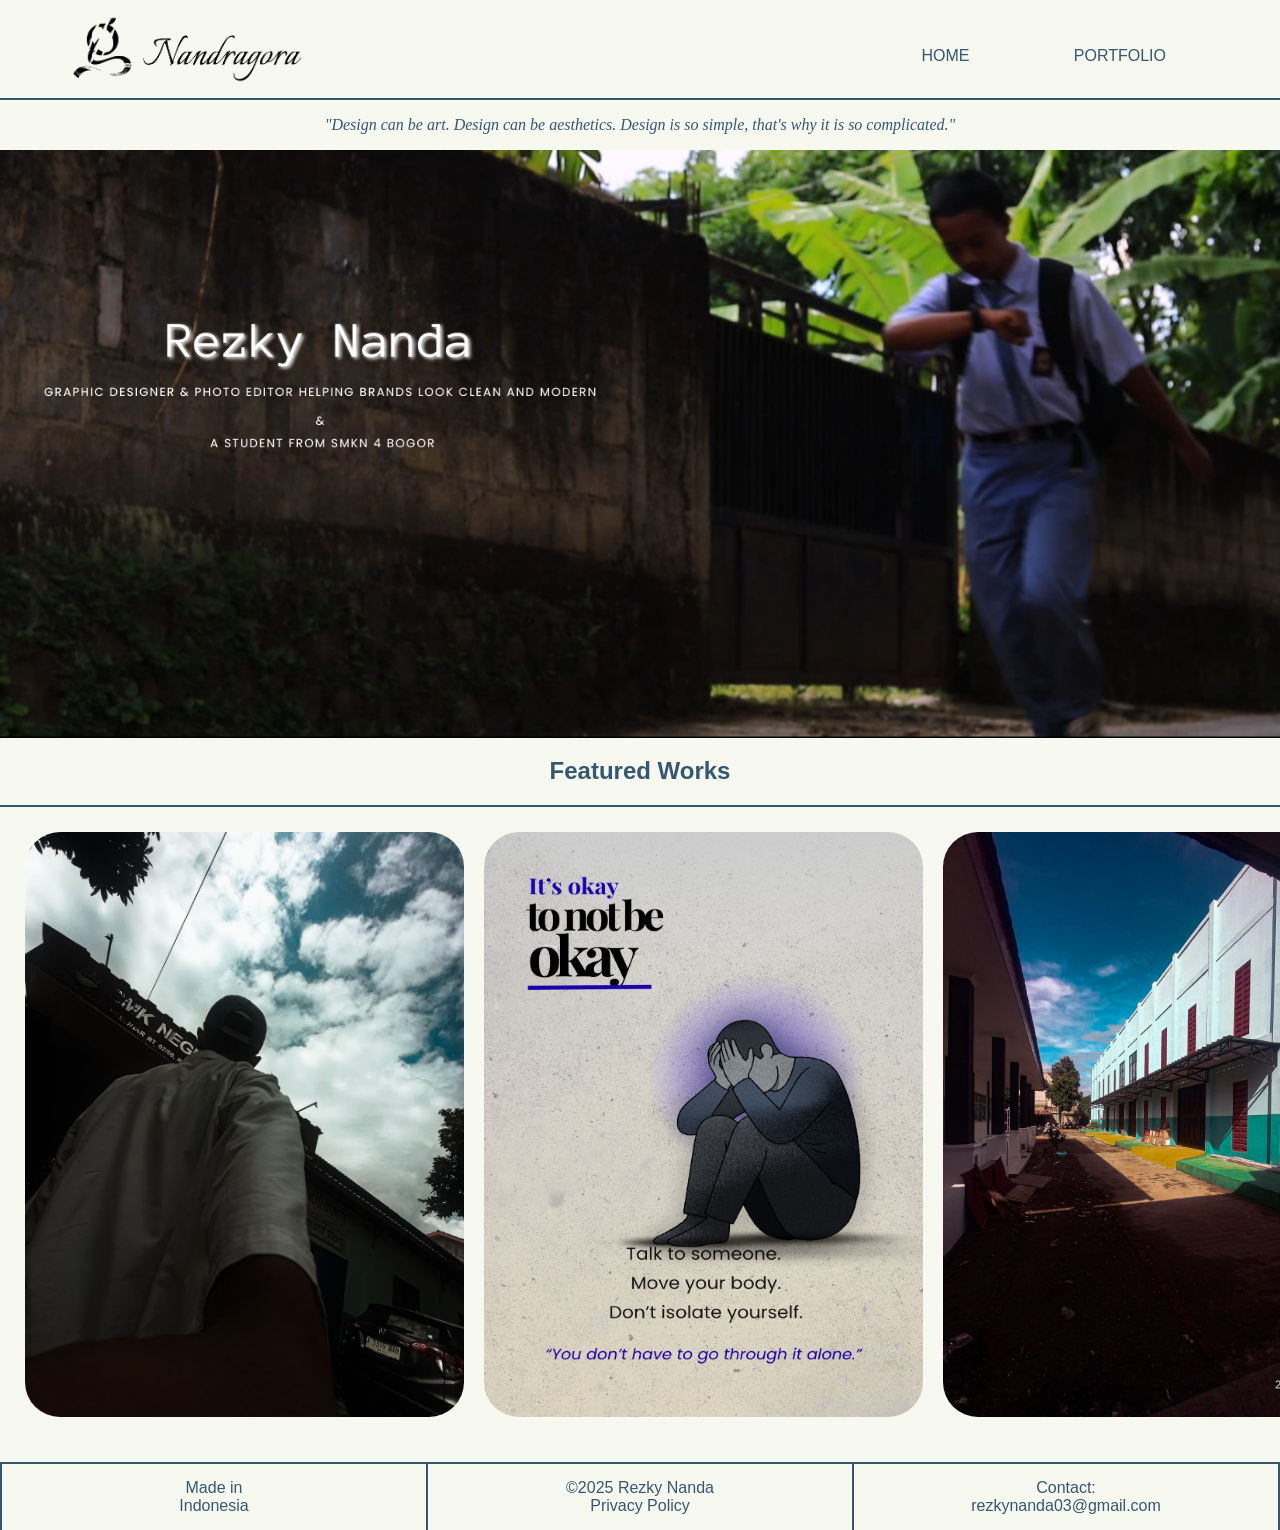
<file: index.html>
<!DOCTYPE html>
<html lang="en">
<head>
    <meta charset="UTF-8">
    <meta name="viewport" content="width=device-width, initial-scale=1.0">
    <title>Nandragora-Home</title>
    <link rel="stylesheet" href="style.css">
</head>
<body>
    <header>
        <div class="container-header">
            <img src="logo.png" alt="Nandragora Logo" class="logo">

                <nav>  
                    <ul>
                        <li><a href="index.html">Home</a></li>
                        <li><a href="porto.html">Portfolio</a></li>
                    </ul>
                </nav>
        </div>
        <div class="line"></div>
    </header>
    <main>
        <section class="hero">
            <div class="container-hero">
                <blockquote class="quote">"Design can be art. Design can be aesthetics. Design is so simple, that's why it is so complicated."</blockquote>
                
                <div class="creator"> 
                    <img src="creator.png" alt="creator image">
                </div>
            </div>
            <div class="works">
                <h1>Featured Works</h1>
                <div class="line"></div>
                <div class="galery">
                        <img src="1.png" alt="work 1">
                        <img src="2.png" alt="work 2">
                        <img src="3.png" alt="work 3">
                </div>
            </div>
        </section>  
    </main>
    <footer>
        <div class="credits">
            <div class="bord">
                <table>
                    <tr>
                        <th>Made in <br> Indonesia</th>
                        <th>&copy2025 Rezky Nanda <br> Privacy Policy</th>
                        <th>Contact: <br> rezkynanda03@gmail.com</th>
                    </tr>
                </table>
            </div>
        </div>
    </footer>
</body>
</html>
</file>
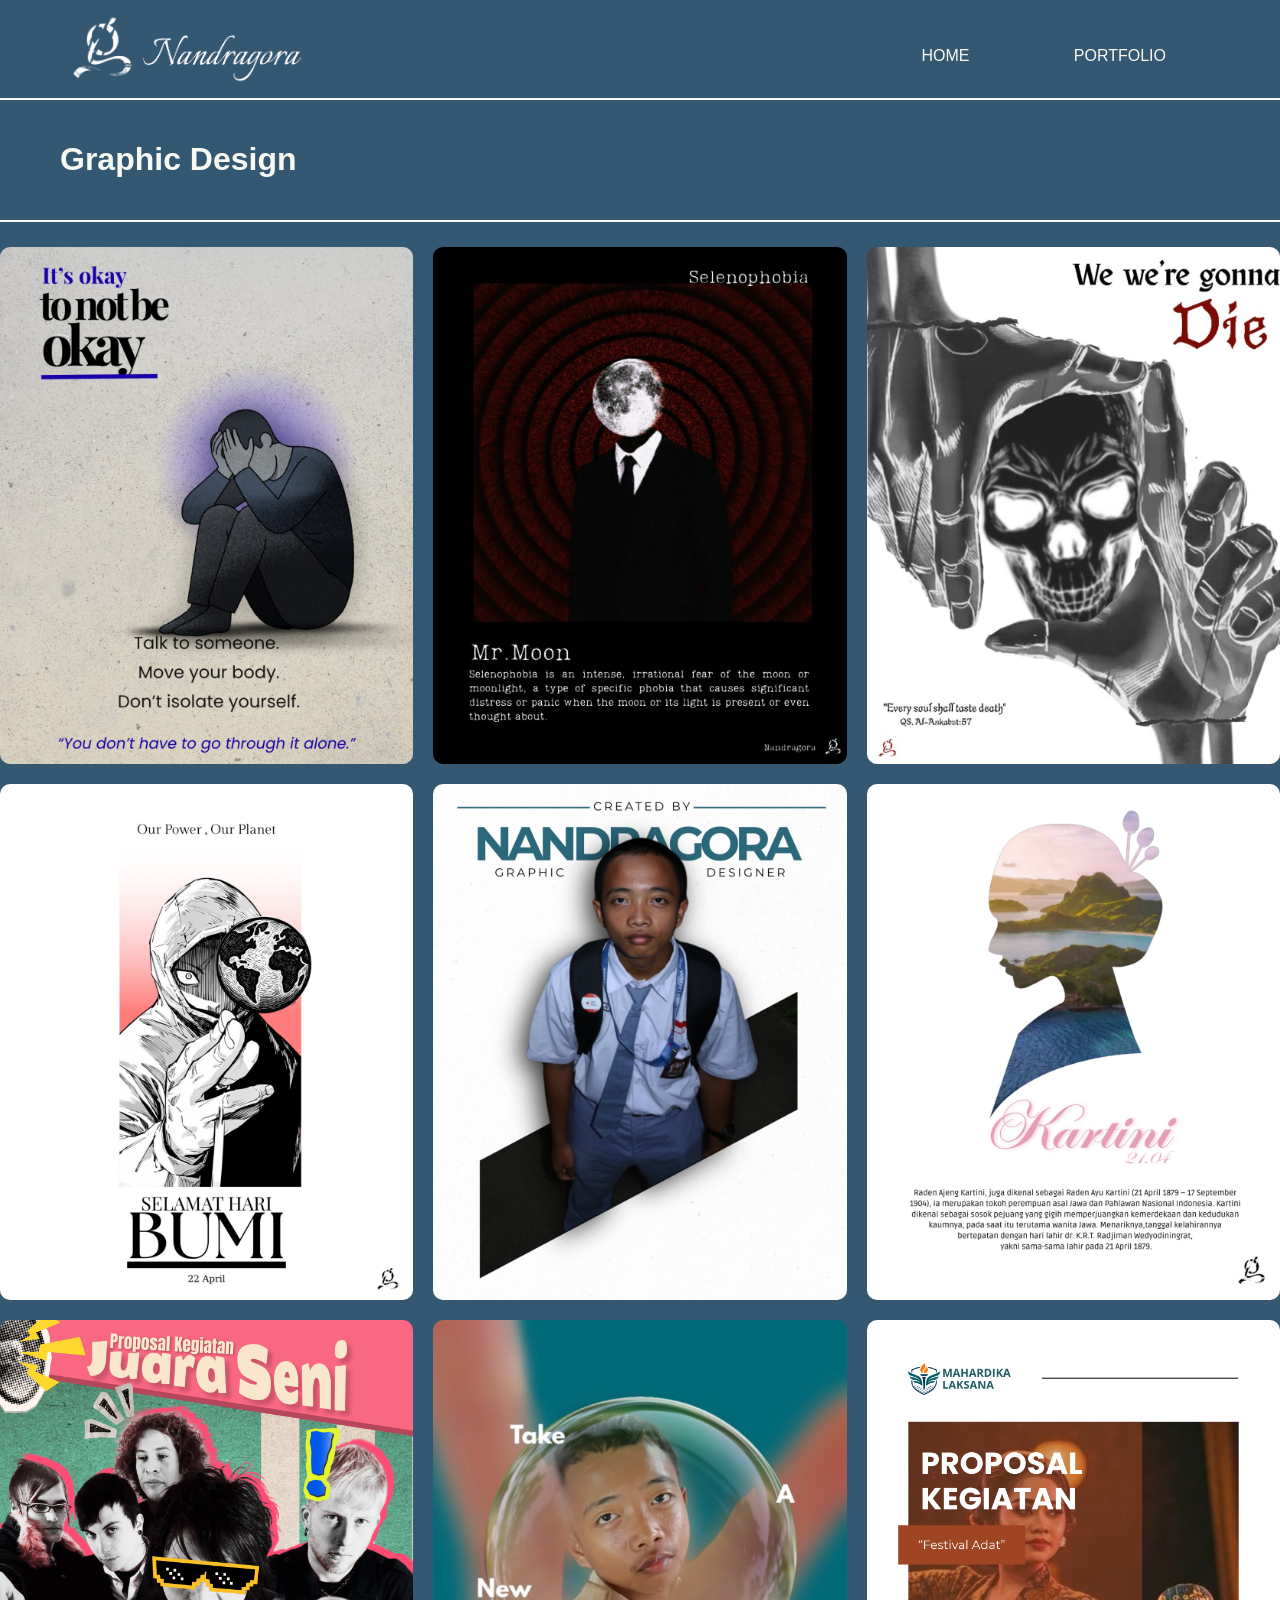
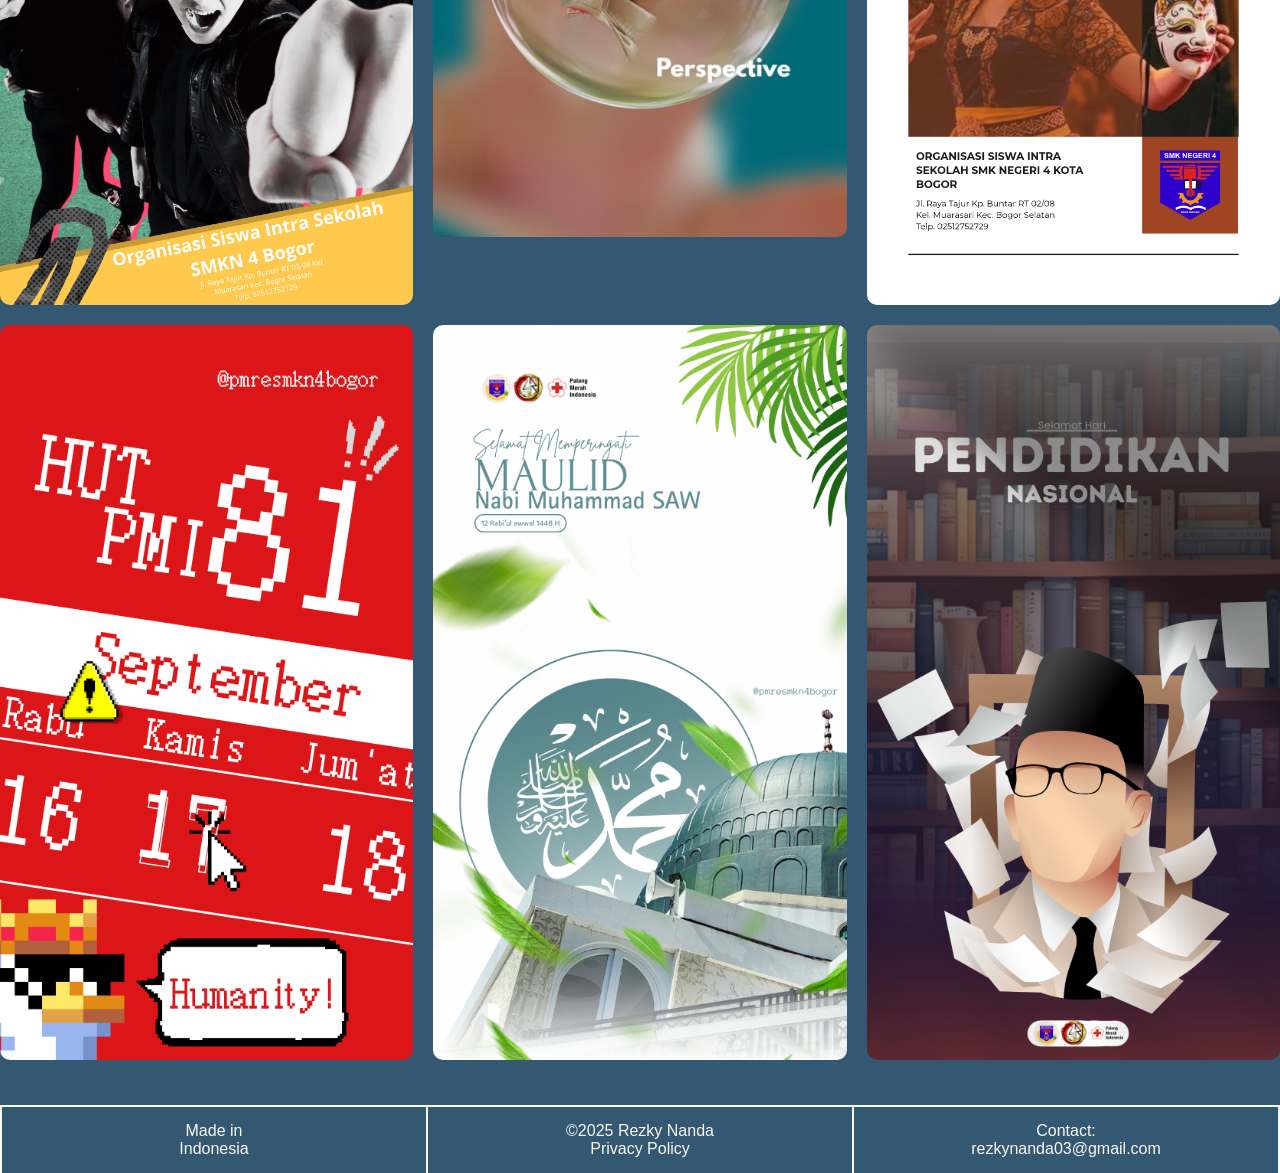
<file: design.html>
<!DOCTYPE html>
<html lang="en">
<head>
    <meta charset="UTF-8">
    <meta name="viewport" content="width=device-width, initial-scale=1.0">
    <title>Nandragora-GraphicDesign</title>
    <link rel="stylesheet" href="style3.css">
</head>
<body>
    <header>
        <div class="container-header">
            <img src="logo2.png" alt="Nandragora Logo" class="logo">

            <nav>
                <ul>
                    <li><a href="index.html">Home</a></li>
                    <li><a href="porto.html">Portfolio</a></li>
                </ul>
            </nav>
        </div>
        <div class="line"></div>
        <h1>Graphic Design</h1>
        <div class="line"></div>
    </header>
    <section class="image">
        <div class="container-image">
            <img src="23.png" alt="graphic design 1">
            <img src="9.png" alt="graphic design 2">
            <img src="10.png" alt="graphic design 3">
            <img src="8.png" alt="graphic design 4">
            <img src="11.png" alt="graphic design 5"> 
            <img src="12.png" alt="graphic design 6">
            <img src="q.png" alt="graphic design 8">
            <img src="13.png" alt="graphic design 7">
            <img src="r.png" alt="graphic design 11">
            <img src="t.png" alt="graphic design 12">
            <img src="w.png" alt="graphic design 9">
            <img src="e.png" alt="graphic design 10">
        </div>
    </section>
     <footer>
        <div class="credits">
            <div class="bord">
                <table>
                    <tr>
                        <th>Made in <br> Indonesia</th>
                        <th>&copy2025 Rezky Nanda <br> Privacy Policy</th>
                        <th>Contact: <br> rezkynanda03@gmail.com</th>
                    </tr>
                </table>
            </div>
        </div>
    </footer>
</body>
</html>
</file>
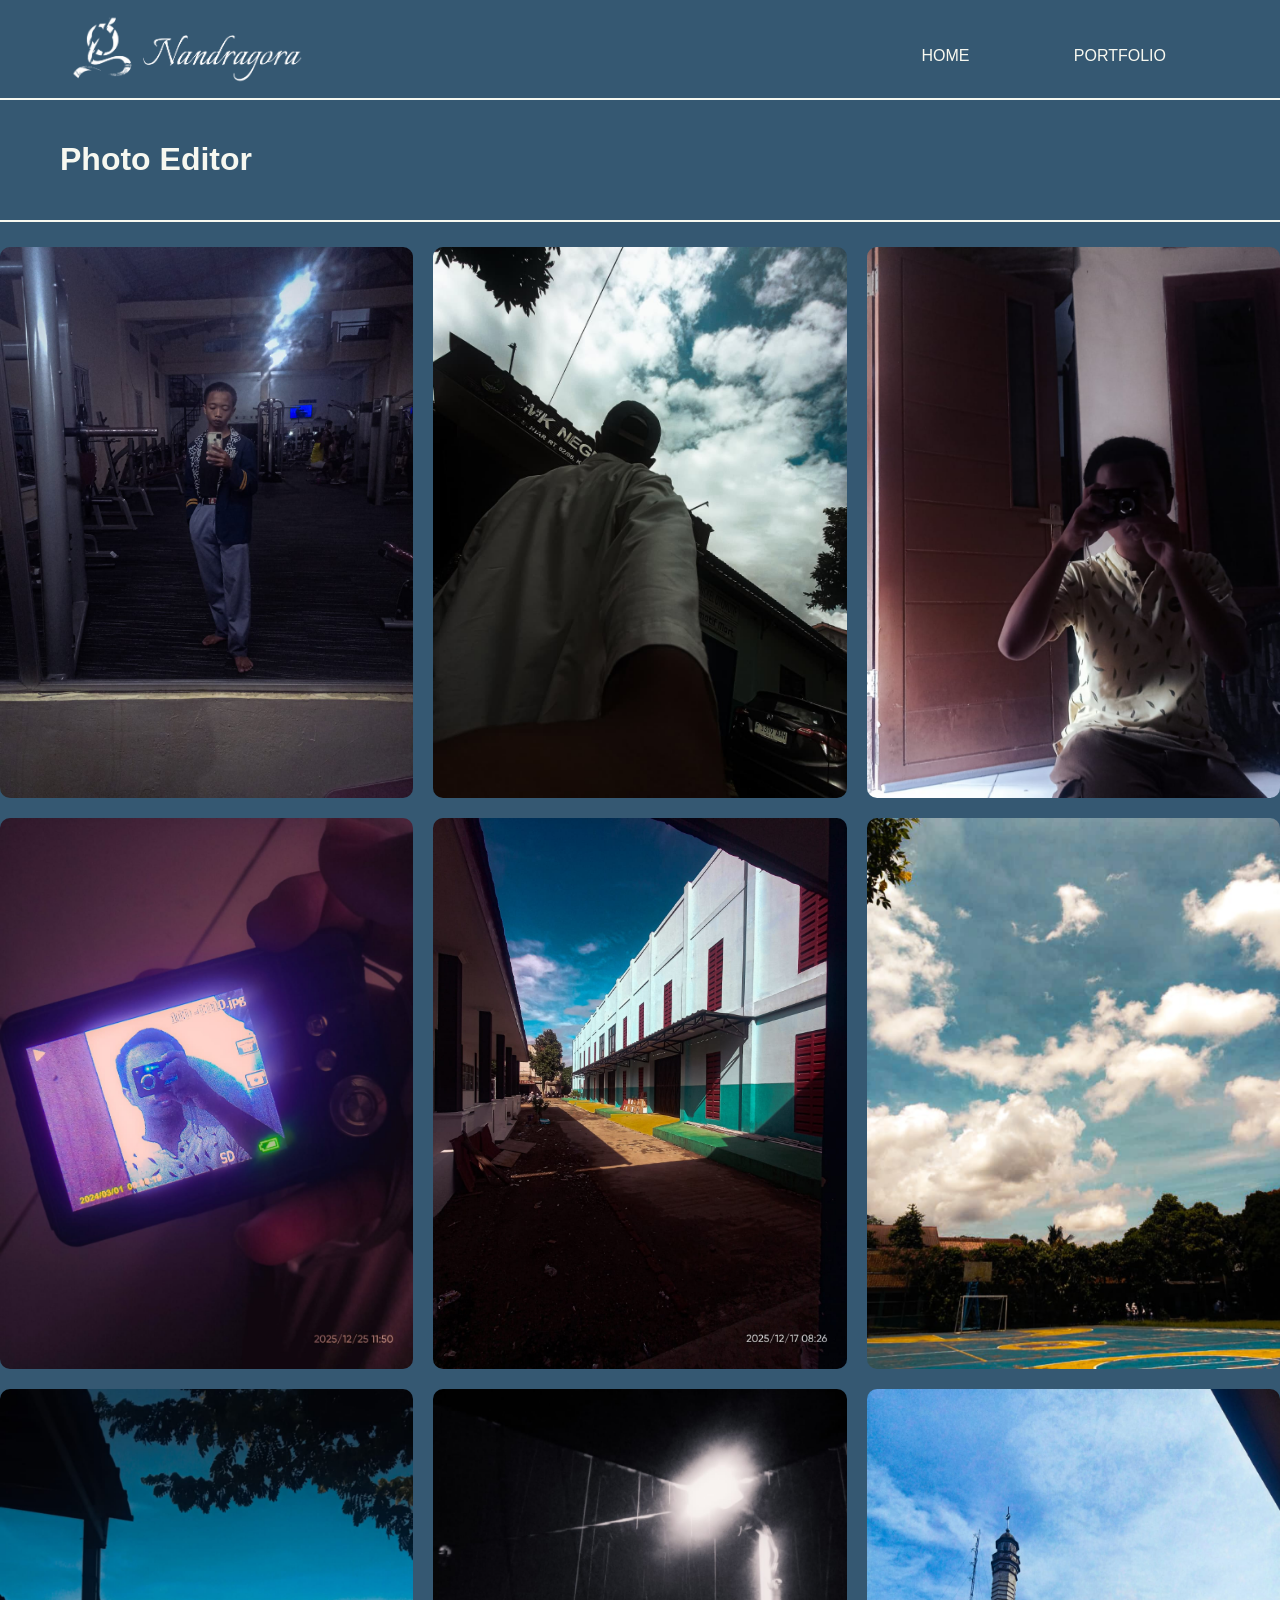
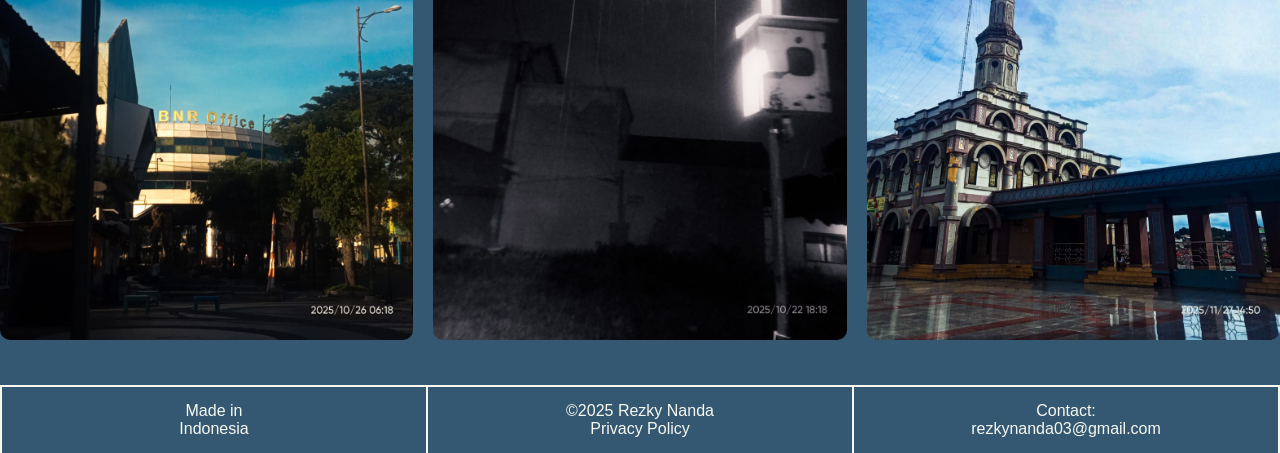
<file: photo.html>
<!DOCTYPE html>
<html lang="en">
<head>
    <meta charset="UTF-8">
    <meta name="viewport" content="width=device-width, initial-scale=1.0">
    <title>Nandragora-PhotoEditor</title>
    <link rel="stylesheet" href="style3.css">
</head>
<body>
    <header>
        <div class="container-header">
            <img src="logo2.png" alt="Nandragora Logo" class="logo">

            <nav>
                <ul>
                    <li><a href="index.html">Home</a></li>
                    <li><a href="porto.html">Portfolio</a></li>
                </ul>
            </nav>
        </div>
        <div class="line"></div>
        <h1>Photo Editor</h1>
        <div class="line"></div>
    </header>
    <section class="image">
        <div class="container-image">
            <img src="10.jpeg" alt="photo editor 1">
            <img src="1.png" alt="photo editor 2">
            <img src="2(2).png" alt="photo editor 3">
            <img src="3(2).png" alt="photo editor 4">
            <img src="3.png" alt="photo editor 5"> 
            <img src="4.png" alt="photo editor 6">
            <img src="5.png" alt="photo editor 7">
            <img src="6.png" alt="photo editor 8">
            <img src="7.png" alt="photo editor 9">
        </div>
        
    </section>
        <footer>
        <div class="credits">
            <div class="bord">
                <table>
                    <tr>
                        <th>Made in <br> Indonesia</th>
                        <th>&copy2025 Rezky Nanda <br> Privacy Policy</th>
                        <th>Contact: <br> rezkynanda03@gmail.com</th>
                    </tr>
                </table>
            </div>
        </div>
    </footer>
</body>
</html>
</file>
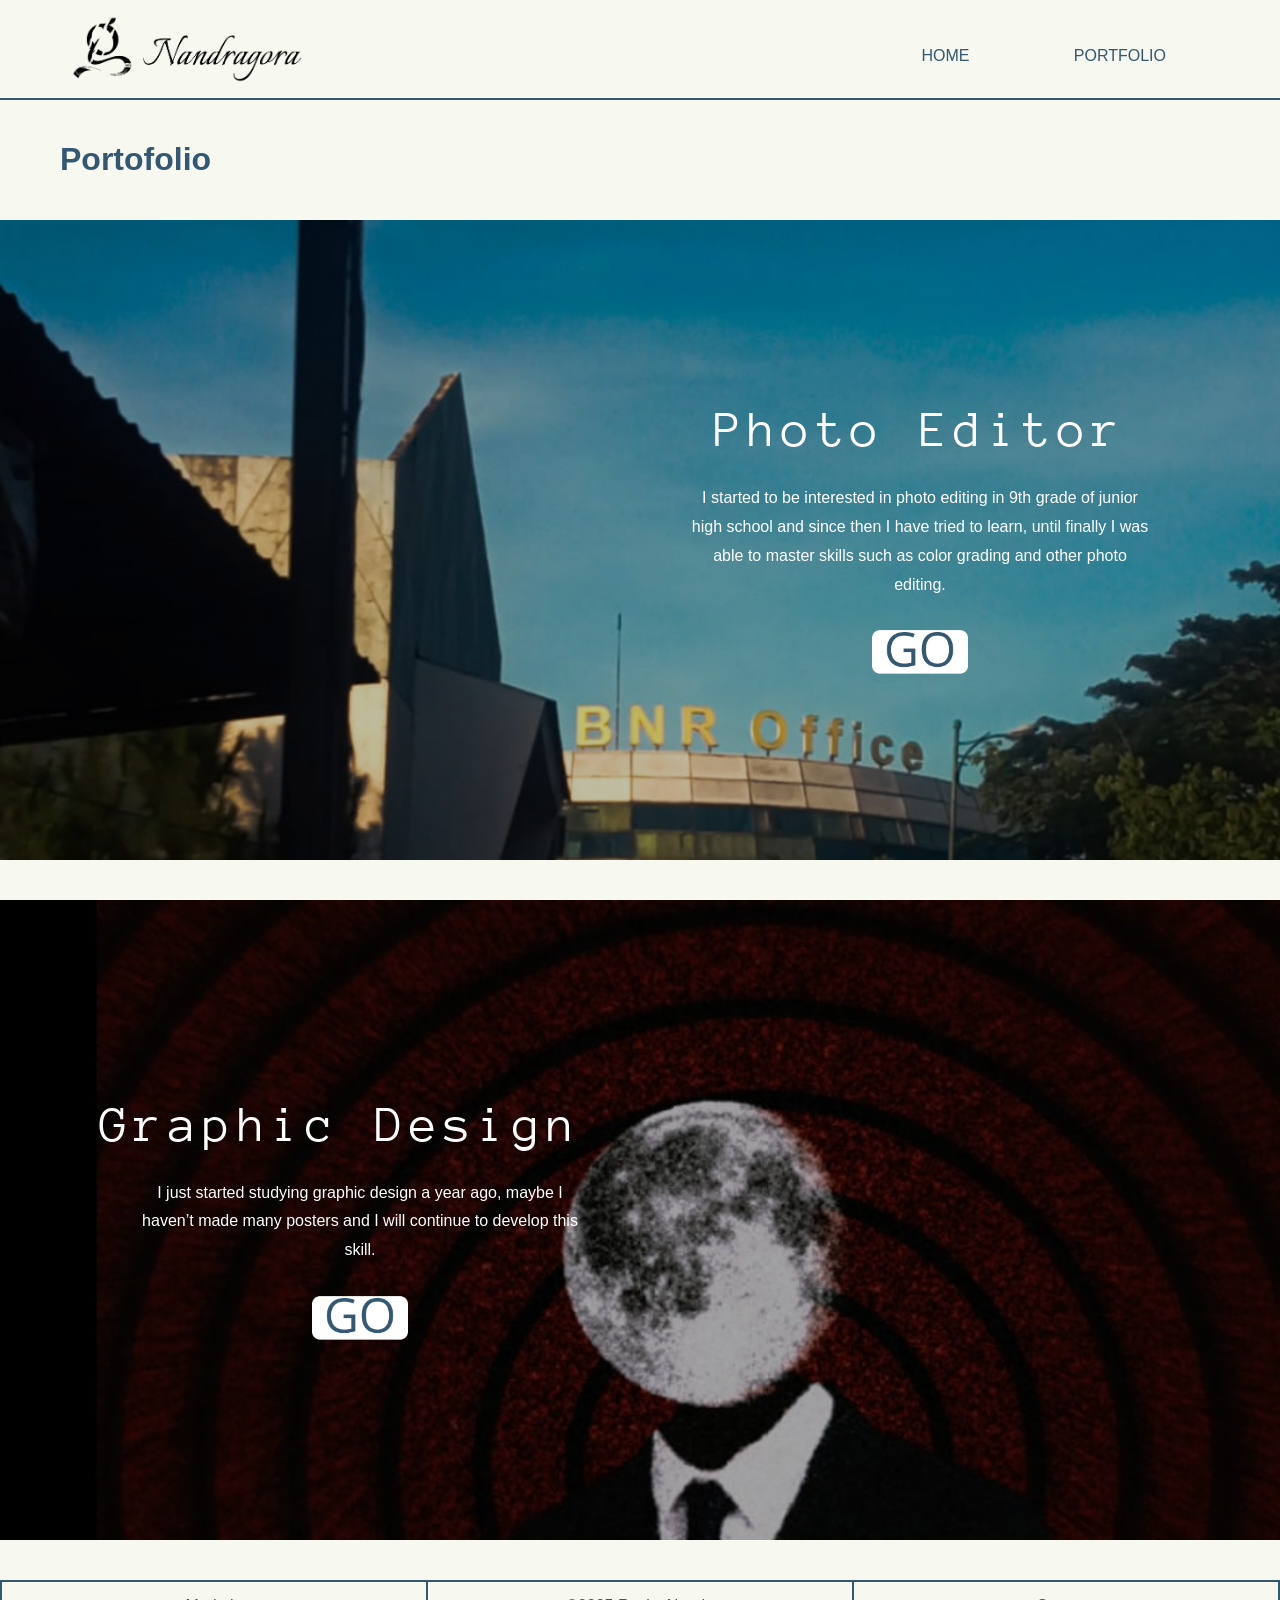
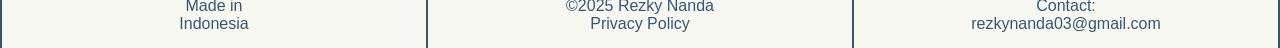
<file: porto.html>
<!DOCTYPE html>
<html lang="en">

<head>
    <meta charset="UTF-8">
    <meta name="viewport" content="width=device-width, initial-scale=1.0">
    <title>Nandragora-Porto</title>
    <link rel="stylesheet" href="style2.css">
    <link rel="stylesheet" type="text/css" href="//fonts.googleapis.com/css?family=Anonymous+Pro" />

</head>

<body>
    <header>
        <div class="container-header">
            <img src="logo.png" alt="Nandragora Logo" class="logo">

            <nav>
                <ul>
                    <li><a href="index.html">Home</a></li>
                    <li><a href="porto.html">Portfolio</a></li>
                </ul>
            </nav>
        </div>
        <div class="line"></div>
        <h1>Portofolio</h1>
    </header>
    <main>
        <section class="hero">
            <div class="hero-content">
                <h1>Photo Editor</h1>
                <p>I started to be interested in photo editing in 9th grade of junior high school and since then I have tried to learn, until finally I was able to master skills such as color grading and other photo editing.</p>
                <a class="hero-button" aria-label="Go" href="photo.html"></a>
            </div>
        </section>

        <section class="hero secondary">
            <div class="hero-content">
                <h1>Graphic Design</h1>
                <p>I just started studying graphic design a year ago, maybe I haven’t made many posters and I will continue to develop this skill.</p>
                <a class="hero-button" aria-label="Go" href="design.html"></a>
            </div>
        </section>
    </main>
    <footer>
        <div class="credits">
            <div class="bord">
                <table>
                    <tr>
                        <th>Made in <br> Indonesia</th>
                        <th>&copy2025 Rezky Nanda <br> Privacy Policy</th>
                        <th>Contact: <br> rezkynanda03@gmail.com</th>
                    </tr>
                </table>
            </div>
        </div>
    </footer>
</body>

</html>
</file>
<file: style.css>
body {
    margin: 0;
    padding: 0;
    font-family: Arial, sans-serif;
    background-color: #F7F8F0;
    block-size: border-box;
    color: #355872  ;
}

.container-header {
    width: 90%;
    margin: 0 auto;
}

.logo {
    height: 70px;
    float: left;
    padding: 14px 0;
}

nav {
    float: right;
}

nav ul {
    list-style: none;
    margin: 0;
    padding: 0;
}

nav li {
    display: inline-block;
    margin:0 50px;
    text-transform: uppercase;
    margin-top: 47px;

}
nav a {
    text-decoration: none;
    color: #355872;
    font-weight: 200;
}

nav a:hover {
    color: #355872;
    font-weight: 500;
    border-bottom: 2px solid #355872;
}

.line {
    height: 2px;
    background-color: #355872;
    margin: 0 auto;
    width: 100%;;
    display: flex;
}

.quote {
    font-family: 'Times New Roman', Times, serif;
    font-style: italic;
    text-align: center;
}

.creator {
  height: 100%;
  display: flex;
 flex-direction: column;
justify-content: center;
}

.works h1{
    text-align: center;
    margin-bottom: 20px;
}
.galery {
    padding-top: 25px;
    padding-left: 25px;
   display: grid;
   grid-template-columns: auto auto auto;
   gap: 20px;
   padding-bottom: 25px;
}

.galery img {
    height: 585px;
   width: 439px;
     border-radius: 35px;
     transition: transform 0.4s cubic-bezier(0.4, 0, 0.2, 1);
     will-change: transform;
}

.galery img:hover {
    transform: scale(1.02);
}

.bord {
    text-align: center;
}
table {
    width: 100%;
    border-collapse: collapse;
    table-layout: fixed;
    margin-top: 20px;
    border-top: 2px solid #355872;
   
}

th, tr {
    border-left: 2px solid #355872;
    padding: 15px 20px;
    text-align: center;
     font-weight: normal;
         border-right: 2px solid #355872;
}

/* Responsive Design */
@media (max-width: 768px) {
    .container-header {
        width: 95%;
    }

    .logo {
        height: 50px;
        padding: 10px 0;
    }

    nav {
        float: none;
        text-align: center;
    }

    nav li {
        display: block;
        margin: 10px 0;
        margin-top: 20px;
    }

    .galery {
        grid-template-columns: 1fr;
        gap: 15px;
    }

    .galery img {
        height: auto;
        width: 100%;
        max-width: 439px;
    }

    table {
        font-size: 14px;
    }

    th, tr {
        padding: 10px;
    }
}
</file>
<file: style3.css>
body {
    margin: 0;
    padding: 0;
    font-family: poppins, sans-serif;
    background-color: #355872;
    block-size: border-box;
    color: #F7F8F0  ;
}

.container-header {
    width: 90%;
    margin: 0 auto;
}

.logo {
    height: 70px;
    float: left;
    padding: 14px 0;
}

nav {
    float: right;
}

nav ul {
    list-style: none;
    margin: 0;
    padding: 0;
}

nav li {
    display: inline-block;
    margin:0 50px;
    text-transform: uppercase;
    margin-top: 47px;

}
nav a {
    text-decoration: none;
    color: #F7F8F0;
    font-weight: 200;
}

nav a:hover {
    color: #F7F8F0;
    font-weight: 500;
    border-bottom: 2px solid #F7F8F0;
}

.line {
    height: 2px;
    background-color: #F7F8F0;
    margin: 0 auto;
    width: 100%;;
    display: flex;
}

header h1{
    padding: 20px 60px;
}

.container-image {
    display: grid;
    grid-template-columns: auto auto auto;
    gap: 20px;
    padding: 25px 0px;
}

.container-image img {
    width: 100%;
    height: auto;
    border-radius: 10px;
}


.bord {
    text-align: center;
}
table {
    width: 100%;
    border-collapse: collapse;
    table-layout: fixed;
    margin-top: 20px;
    border-top: 2px solid #F7F8F0;
   
}

th, tr {
    border-left: 2px solid #F7F8F0;
    padding: 15px 20px;
    text-align: center;
     font-weight: normal;
    border-right: 2px solid #F7F8F0;
}

/* Responsive Design */
@media (max-width: 768px) {
    .container-header {
        width: 95%;
    }

    .logo {
        height: 50px;
        padding: 10px 0;
    }

    nav {
        float: none;
        text-align: center;
    }

    nav li {
        display: block;
        margin: 10px 0;
        margin-top: 20px;
    }

    header h1 {
        padding: 20px 20px;
        font-size: 2rem;
    }

    .container-image {
        grid-template-columns: 1fr;
        gap: 15px;
        padding: 20px 10px;
    }

    table {
        font-size: 14px;
    }

    th, tr {
        padding: 10px;
    }
}
</file>
<file: style2.css>
body {
    margin: 0;
    padding: 0;
    font-family: poppins, sans-serif;
    background-color: #F7F8F0;
    block-size: border-box;
    color: #355872  ;
}

.container-header {
    width: 90%;
    margin: 0 auto;
}

.logo {
    height: 70px;
    float: left;
    padding: 14px 0;
}

nav {
    float: right;
}

nav ul {
    list-style: none;
    margin: 0;
    padding: 0;
}

nav li {
    display: inline-block;
    margin:0 50px;
    text-transform: uppercase;
    margin-top: 47px;

}
nav a {
    text-decoration: none;
    color: #355872;
    font-weight: 200;
}

nav a:hover {
    color: #355872;
    font-weight: 500;
    border-bottom: 2px solid #355872;
}

.line {
    height: 2px;
    background-color: #355872;
    margin: 0 auto;
    width: 100%;;
    display: flex;
}

header h1{
    padding: 20px 60px;
}
.hero {
    background: linear-gradient(rgba(0, 0, 0, 0.25), rgba(0, 0, 0, 0.25)), url('3(1).png') center/cover no-repeat;
    min-height: 560px;
    display: flex;
    align-items: center;
    justify-content: flex-end;
    padding: 40px 80px;
    margin-bottom: 40px;
    color: white;
}

.hero.secondary {
    background: linear-gradient(rgba(0, 0, 0, 0.35), rgba(0, 0, 0, 0.35)), url('2(1).png') center/cover no-repeat;
    min-height: 560px;
    display: flex;
    align-items: center;
    justify-content: flex-start;
    padding: 40px 80px;
    margin-bottom: 40px;
    color: white;
}

.hero-content {
    max-width: 520px;
    width: 100%;
    padding-right: 20px;
    margin-left: auto;
    display: flex;
    flex-direction: column;
    gap: 26px;
    text-align: center;
}

.hero.secondary .hero-content {
    text-align: left;
    margin-left: 0;
    padding-left: 20px;
}

.hero-content h1 {
    font-size: clamp(3rem, 4vw, 5rem);
    margin: 0;
    font-weight: 300;
    letter-spacing: 0.4rem;
    font-family: 'Anonymous Pro';
    line-height: 1.05;
}

.hero-content p {
    font-size: 1rem;
    line-height: 1.8;
    margin: 0;
    font-weight: 300;
    max-width: 460px;
    text-align: center;
    margin-left: auto;
    margin-right: auto;
}

.hero-button {
    width: 122px;
    height: 50px;
    background: url('go2.png') center/contain no-repeat;
    border: none;
    cursor: pointer;
    align-self: center;
    padding: 0;
    transition: transform 0.25s ease, filter 0.25s ease;
}

.hero-button:hover {
    background-image: url('go1.png');
    transform: scale(1.05);
    filter: brightness(1.1);
}

.bord {
    text-align: center;
}
table {
    width: 100%;
    border-collapse: collapse;
    table-layout: fixed;
    margin-top: 20px;
    border-top: 2px solid #355872;
   
}

th, tr {
    border-left: 2px solid #355872;
    padding: 15px 20px;
    text-align: center;
     font-weight: normal;
    border-right: 2px solid #355872;
}

/* Responsive Design */
@media (max-width: 768px) {
    .container-header {
        width: 95%;
    }

    .logo {
        height: 50px;
        padding: 10px 0;
    }

    nav {
        float: none;
        text-align: center;
    }

    nav li {
        display: block;
        margin: 10px 0;
        margin-top: 20px;
    }

    header h1 {
        padding: 20px 20px;
        font-size: 2rem;
    }

    .hero {
        padding: 20px 40px;
        min-height: 400px;
    }

    .hero.secondary {
        padding: 20px 40px;
        min-height: 400px;
    }

    .hero-content {
        max-width: 100%;
        padding: 0;
        gap: 20px;
    }

    .hero-content h1 {
        font-size: clamp(2rem, 6vw, 4rem);
    }

    .hero-content p {
        font-size: 0.9rem;
        text-align: left;
        margin: 0;
    }

    .hero-button {
        width: 100px;
        height: 40px;
    }

    table {
        font-size: 14px;
    }

    th, tr {
        padding: 10px;
    }
}
</file>
